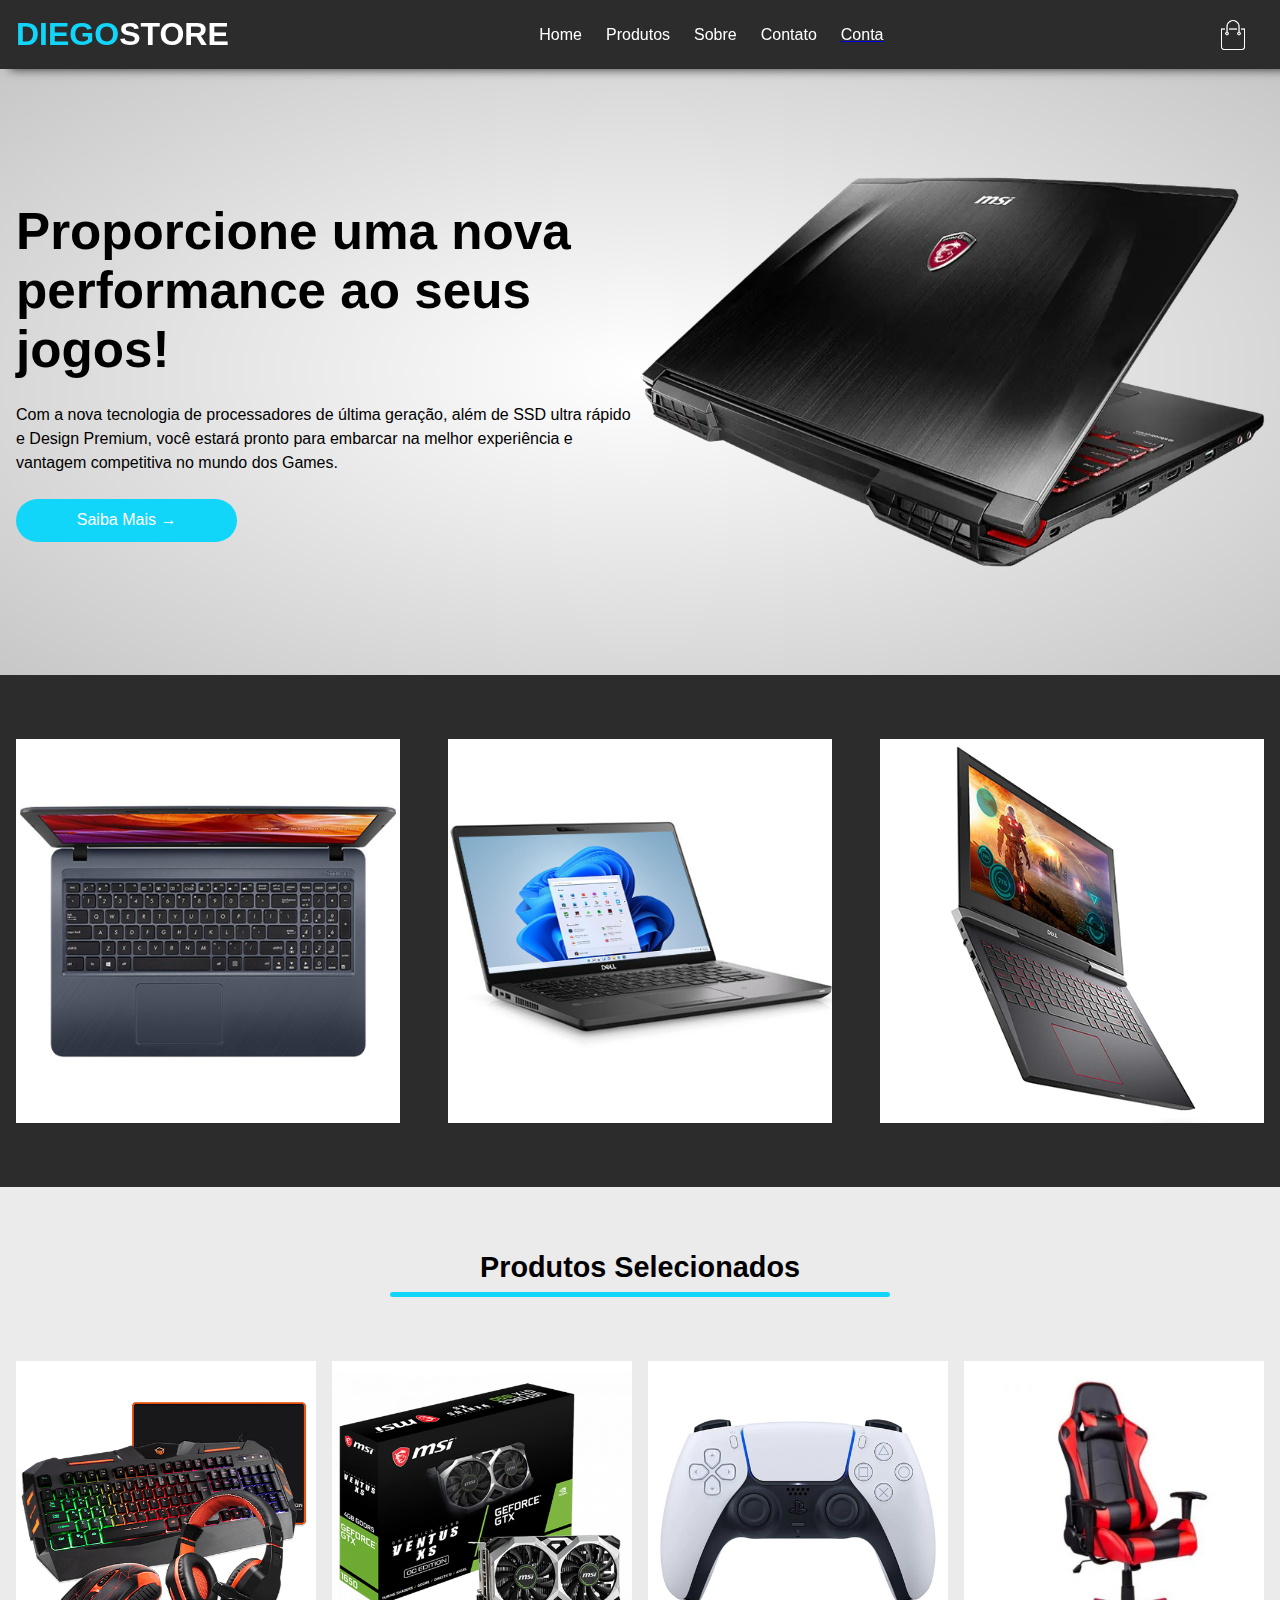
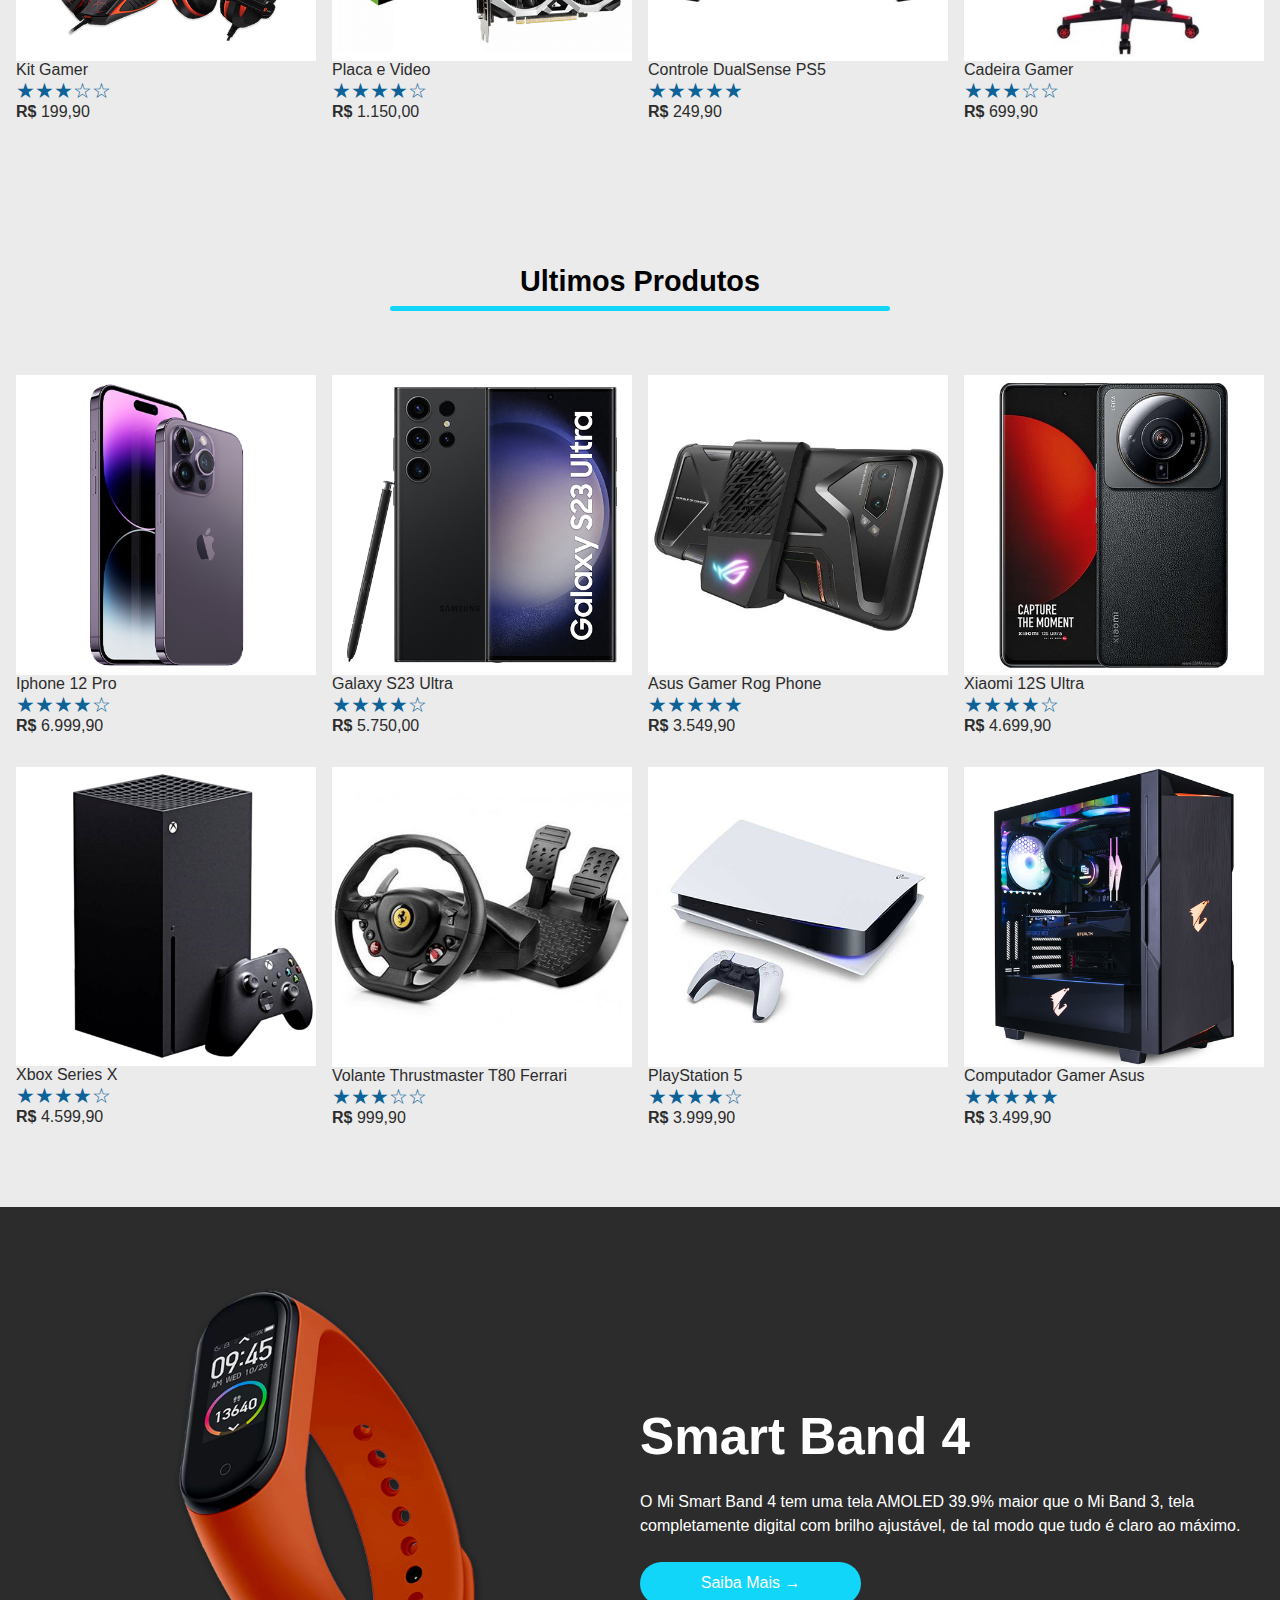
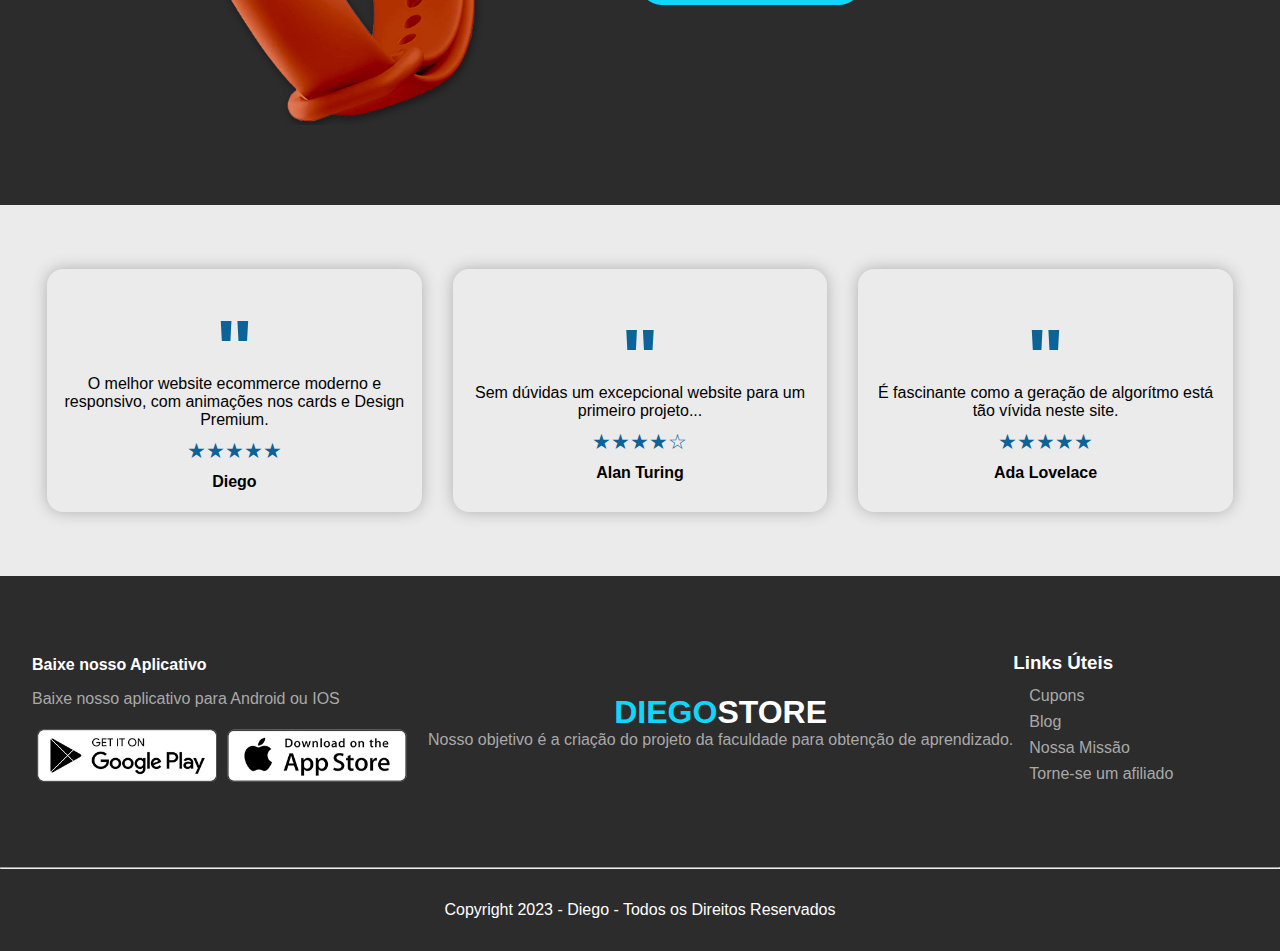
<file: index.html>
<!DOCTYPE html>
<HTML LANG = "pt-br">
    <head>
        <meta charset="UTF-8">
        <meta http-equiv="X-UA-Compatible" content="IE-edge">
        <meta name="viewport" content="width=device-width, initial-scale=1.0">
        <Title>InfoStore Ecommerce</Title>
        <link rel="stylesheet" href="style/style.css"/>
    </head>
    <body>
        <div class="navbar show-menu">
            <div class="header-inner-content">
                <h1 class="logo">DIEGO<span>STORE</span></h1>
                <nav>
                    <ul>
                        <li>Home</li>
                        <li>Produtos</li>
                        <li>Sobre</li>
                        <li>Contato</li>
                        <a class="account" href="login.html">
                        <li>Conta</li>
                        </a>
                    </ul>
                </nav>
                <div class="nav-icon-container">
                    <img src="images/cart.png"/>
                    <img src="images/menu.png" class="menu-button"/>
                </div>
            </div>
        </div>
        <header>
            <div class="header--inner-content">
                <div class="header-bottom-side">
                    <div class="header-bottom-side-left">
                        <h2>Proporcione uma nova performance ao seus jogos!</h2>
                        <p>Com a nova tecnologia de processadores de última geração, além de SSD ultra rápido e Design Premium, você estará pronto para embarcar na melhor experiência e vantagem competitiva no mundo dos Games. </p>
                        <button>Saiba Mais &#8594;</button>
                    </div>
                    <div class="header-bottom-side-right">
                        <img src="images/gaming-msi-header.png" alt=""/>
                    </div>
                </div>
            </div>
        </header>
        <!--Main content-->
        <main>
            <div class="gray-background">
                <div class="page-inner-content">
                    <div class="cols cols-3">
                        <img src="images/products/product-1.png">
                        <img src="images/products/product-2.png">
                        <img src="images/products/product-3.png">
                    </div>
                </div>
            </div>

            <div>
                <div class="page-inner-content">
                    <h3 class="section-title">Produtos Selecionados</h3>
                    <div class="subtitle-underline"></div>
                    <div class="cols cols-4">
                        <div class="product">
                            <img src="images/products/product-4.png" alt="">
                            <p class="product-name">Kit Gamer</p>
                            <p class="rate">&#9733;&#9733;&#9733;&#9734;&#9734;</p>
                            <p class="product-price"><span>R$ </span>199,90</p>
                        </div>
                        <div class="product">
                            <img src="images/products/product-5.png" alt="">
                            <p class="product-name">Placa e Video</p>
                            <p class="rate">&#9733;&#9733;&#9733;&#9733;&#9734;</p>
                            <p class="product-price"><span>R$ </span>1.150,00</p>
                        </div>
                        <div class="product">
                            <img src="images/products/product-6.png" alt="">
                            <p class="product-name">Controle DualSense PS5</p>
                            <p class="rate">&#9733;&#9733;&#9733;&#9733;&#9733;</p>
                            <p class="product-price"><span>R$ </span>249,90</p>
                        </div>
                        <div class="product">
                            <img src="images/products/product-7.png" alt="">
                            <p class="product-name">Cadeira Gamer</p>
                            <p class="rate">&#9733;&#9733;&#9733;&#9734;&#9734;</p>
                            <p class="product-price"><span>R$ </span>699,90</p>
                        </div>
                    </div>
                </div>
                <div class="page-inner-content">
                    <h3 class="section-title">Ultimos Produtos</h3>
                    <div class="subtitle-underline"></div>
                    <div class="cols cols-4">
                        <div class="product">
                            <img src="images/products/product-8.png" alt="">
                            <p class="product-name">Iphone 12 Pro</p>
                            <p class="rate">&#9733;&#9733;&#9733;&#9733;&#9734;</p>
                            <p class="product-price"><span>R$ </span>6.999,90</p>
                        </div>
                        <div class="product">
                            <img src="images/products/product-9.png" alt="">
                            <p class="product-name">Galaxy S23 Ultra</p>
                            <p class="rate">&#9733;&#9733;&#9733;&#9733;&#9734;</p>
                            <p class="product-price"><span>R$ </span>5.750,00</p>
                        </div>
                        <div class="product">
                            <img src="images/products/product-10.png" alt="">
                            <p class="product-name">Asus Gamer Rog Phone</p>
                            <p class="rate">&#9733;&#9733;&#9733;&#9733;&#9733;</p>
                            <p class="product-price"><span>R$ </span>3.549,90</p>
                        </div>
                        <div class="product">
                            <img src="images/products/product-11.png" alt="">
                            <p class="product-name">Xiaomi 12S Ultra</p>
                            <p class="rate">&#9733;&#9733;&#9733;&#9733;&#9734;</p>
                            <p class="product-price"><span>R$ </span>4.699,90</p>
                        </div>
                        <div class="product">
                            <img src="images/products/product-12.png" alt="">
                            <p class="product-name">Xbox Series X</p>
                            <p class="rate">&#9733;&#9733;&#9733;&#9733;&#9734;</p>
                            <p class="product-price"><span>R$ </span>4.599,90</p>
                        </div>
                        <div class="product">
                            <img src="images/products/product-13.png" alt="">
                            <p class="product-name">Volante Thrustmaster T80 Ferrari</p>
                            <p class="rate">&#9733;&#9733;&#9733;&#9734;&#9734;</p>
                            <p class="product-price"><span>R$ </span>999,90</p>
                        </div>
                        <div class="product">
                            <img src="images/products/product-14.png" alt="">
                            <p class="product-name">PlayStation 5</p>
                            <p class="rate">&#9733;&#9733;&#9733;&#9733;&#9734;</p>
                            <p class="product-price"><span>R$ </span>3.999,90</p>
                        </div>
                        <div class="product">
                            <img src="images/products/product-15.png" alt="">
                            <p class="product-name">Computador Gamer Asus</p>
                            <p class="rate">&#9733;&#9733;&#9733;&#9733;&#9733;</p>
                            <p class="product-price"><span>R$ </span>3.499,90</p>
                        </div>
                    </div>
                </div>
            </div>

            <div class="gray-background">
                <div class="header--inner-content">
                    <div class="header-bottom-side exclusive-container">
                        <div class="header-bottom-side-left">
                            <h2>Smart Band 4</h2>
                            <p>O Mi Smart Band 4 tem uma tela AMOLED 39.9% maior que o Mi Band 3, tela completamente digital com brilho ajustável, de tal modo que tudo é claro ao máximo.</p>

                            <button>Saiba Mais &#8594;</button>
                        </div>
                        <div class="header-bottom-side-right">
                            <img src="images/exclusive.png" alt=""/>
                        </div>
                    </div>
                </div>
            </div>
                <div>
                    <div class="page-inner-content">
                        <div class="testimonials">
                            <div class="testimonial">
                                <p>"</p>
                                <p>O melhor website ecommerce moderno e responsivo, com animações nos cards e Design Premium.</p>
                                <p class="rate">&#9733;&#9733;&#9733;&#9733;&#9733;</p>
                                <p>Diego</p>
                            </div>
                            <div class="testimonial">
                                <p>"</p>
                                <p>Sem dúvidas um excepcional website para um primeiro projeto...</p>
                                <p class="rate">&#9733;&#9733;&#9733;&#9733;&#9734;</p>
                                <p>Alan Turing</p>
                            </div>
                            <div class="testimonial">
                                <p>"</p>
                                <p>É fascinante como a geração de algorítmo está tão vívida neste site.</p>
                                <p class="rate">&#9733;&#9733;&#9733;&#9733;&#9733;</p>
                                <p>Ada Lovelace</p>
                            </div>
                        </div>
                    </div>
                </div>
        </main>

        <footer class="gray-background">
            <div class="page-inner-content footer-content">
                <div class="download-options">
                    <p>Baixe nosso Aplicativo</p>
                    <p>Baixe nosso aplicativo para Android ou IOS</p>
                    <div>
                        <img src="images/play-store.png" alt="">
                        <img src="images/app-store.png" alt="">
                    </div>
                </div>
                <div class="logo-footer">
                    <h1 class="logo">DIEGO<span>STORE</span></h1>
                    <p> Nosso objetivo é a criação do projeto da faculdade para obtenção de aprendizado.</p>
                </div>
                <div class="links-footer">
                    <h3>Links Úteis</h3>
                    <ul>
                        <li>Cupons</li>
                        <li>Blog</li>
                        <li>Nossa Missão</li>
                        <li>Torne-se um afiliado</li>
                    </ul>
                </div>
            </div>
            <hr class="page-inner-content">
            <div class="page-inner-content copyright">
                <p> Copyright 2023 - Diego - Todos os Direitos Reservados</p>
            </div>
        </footer>
        <script>
            const navbar = document.querySelector(".navbar");
            const menuButton = document.querySelector(".menu-button");

            menuButton.addEventListener("click", () =>{
                navbar.classList.toggle("show-menu");
            });
        </script>
    </body>
</html>
</file>
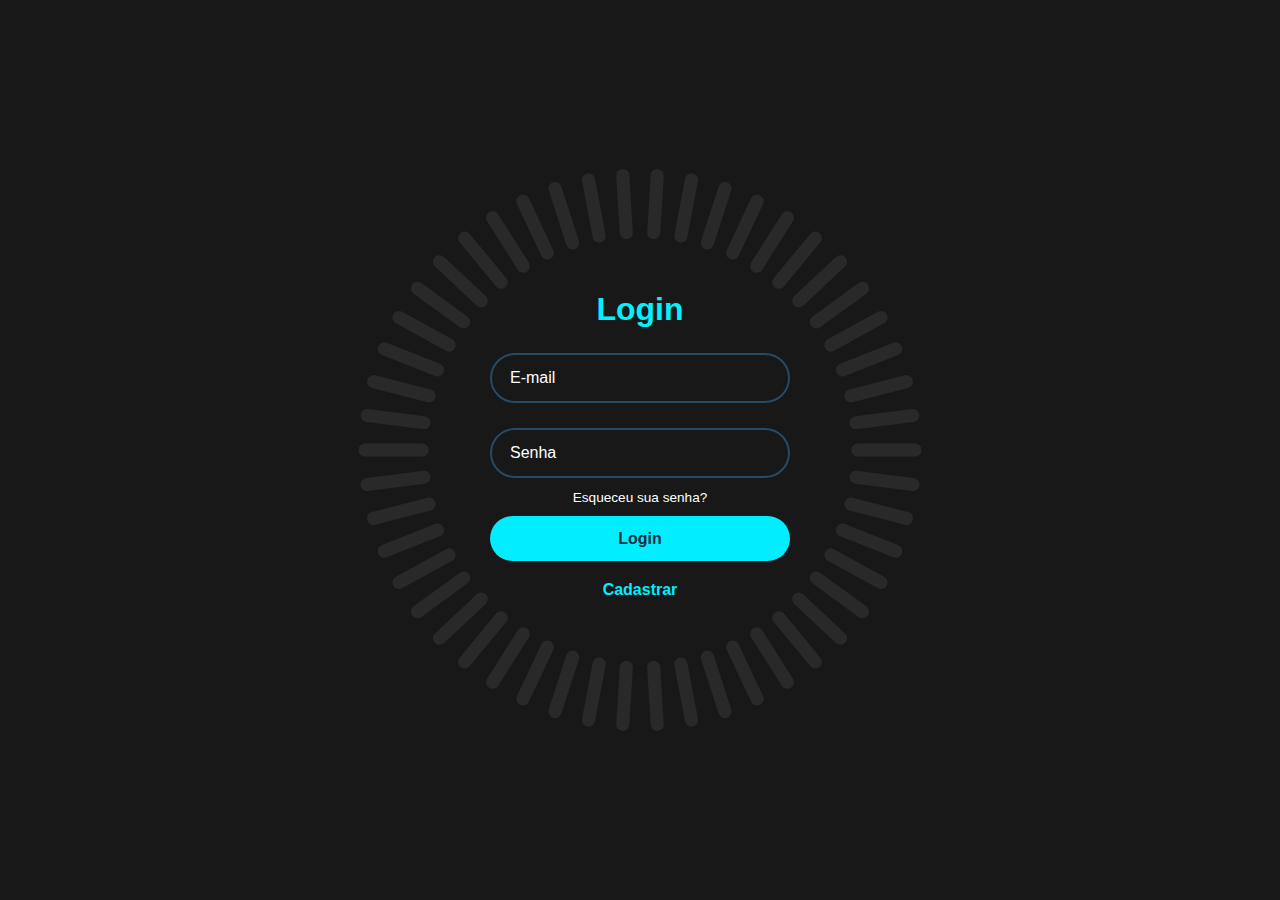
<file: login.html>
<!DOCTYPE html>
<html>
    <head>
        <meta charset="UTF-8">
        <meta http-equiv="X-UA-Compatible" content="IE=edge">
        <meta name="viewport" content="width=device-width,initial-scale=1.0">
        <title>Tela animada com HTML e CSS</title>
        <link rel="stylesheet" href="style/style2.css">
    </head>
    <body>

        <div class="container"> 
            <div class="login-box">
                <h2>Login</h2>
                <form action="projeto.html">
                    <div class="input-box">
                        <input type="email" required>
                        <label>E-mail</label>
                    </div>
                    <div class="input-box">
                        <input type="password" required>
                        <label>Senha</label>
                    </div>
                    <div class="forgot-pass">
                        <a href="#">Esqueceu sua senha?</a>
                    </div>
                    <button type="submit" class="btn">Login
                    </button>
                    <div class="signup-link">
                        <a href="projeto.html">Cadastrar</a>
                    </div>
                </form>
            </div>
            <span style="--i:0;"></span>
            <span style="--i:1;"></span> 
            <span style="--i:2;"></span> 
            <span style="--i:3;"></span> 
            <span style="--i:4;"></span> 
            <span style="--i:5;"></span> 
            <span style="--i:6;"></span> 
            <span style="--i:7;"></span> 
            <span style="--i:8;"></span>   
            <span style="--i:9;"></span> 
            <span style="--i:10;"></span>
            <span style="--i:11;"></span> 
            <span style="--i:12;"></span> 
            <span style="--i:13;"></span> 
            <span style="--i:14;"></span> 
            <span style="--i:15;"></span> 
            <span style="--i:16;"></span> 
            <span style="--i:17;"></span> 
            <span style="--i:18;"></span>   
            <span style="--i:19;"></span>
            <span style="--i:20;"></span>
            <span style="--i:21;"></span> 
            <span style="--i:22;"></span> 
            <span style="--i:23;"></span> 
            <span style="--i:24;"></span> 
            <span style="--i:25;"></span> 
            <span style="--i:26;"></span> 
            <span style="--i:27;"></span> 
            <span style="--i:28;"></span>   
            <span style="--i:29;"></span>
            <span style="--i:30;"></span>
            <span style="--i:31;"></span> 
            <span style="--i:32;"></span> 
            <span style="--i:33;"></span> 
            <span style="--i:34;"></span> 
            <span style="--i:35;"></span> 
            <span style="--i:36;"></span> 
            <span style="--i:37;"></span> 
            <span style="--i:38;"></span>   
            <span style="--i:39;"></span>
            <span style="--i:40;"></span>
            <span style="--i:41;"></span> 
            <span style="--i:42;"></span> 
            <span style="--i:43;"></span> 
            <span style="--i:44;"></span> 
            <span style="--i:45;"></span> 
            <span style="--i:46;"></span> 
            <span style="--i:47;"></span> 
            <span style="--i:48;"></span>   
            <span style="--i:49;"></span>
        </div>
           
        
    </body>
</html>
</file>
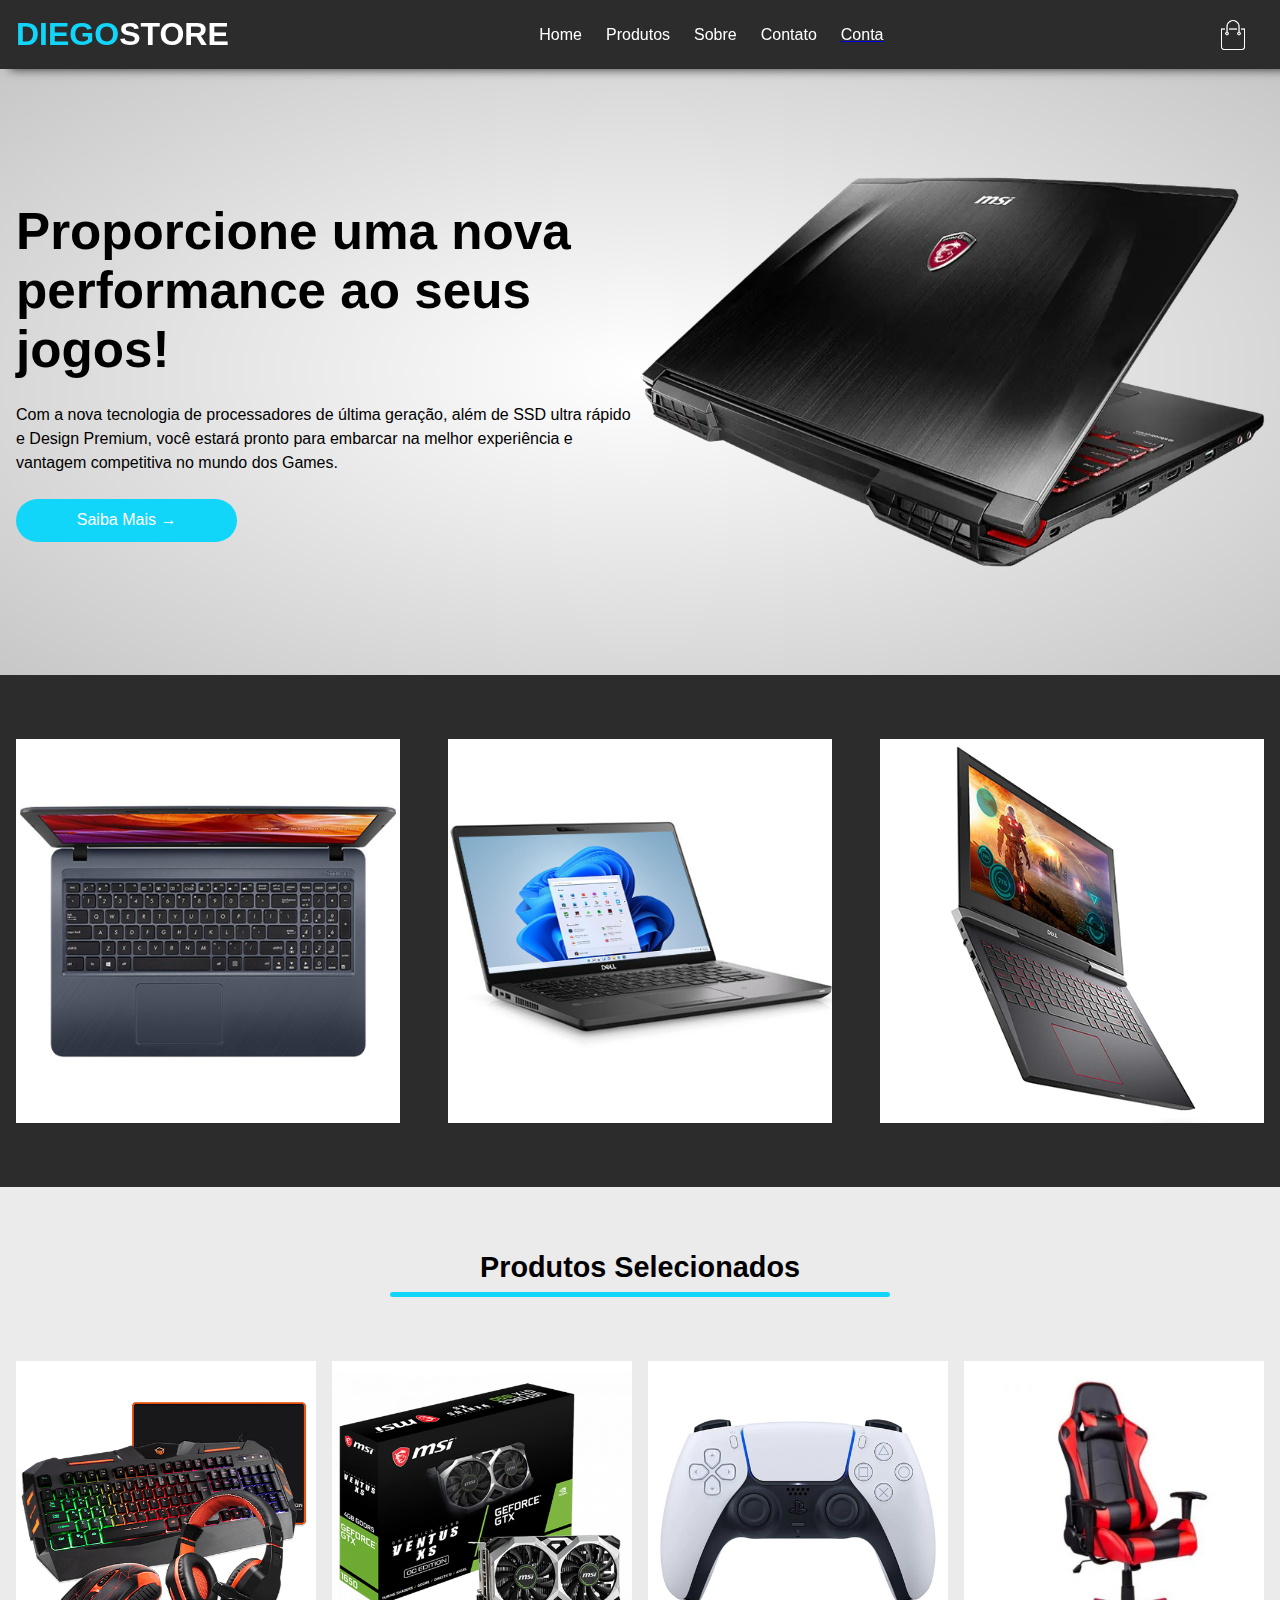
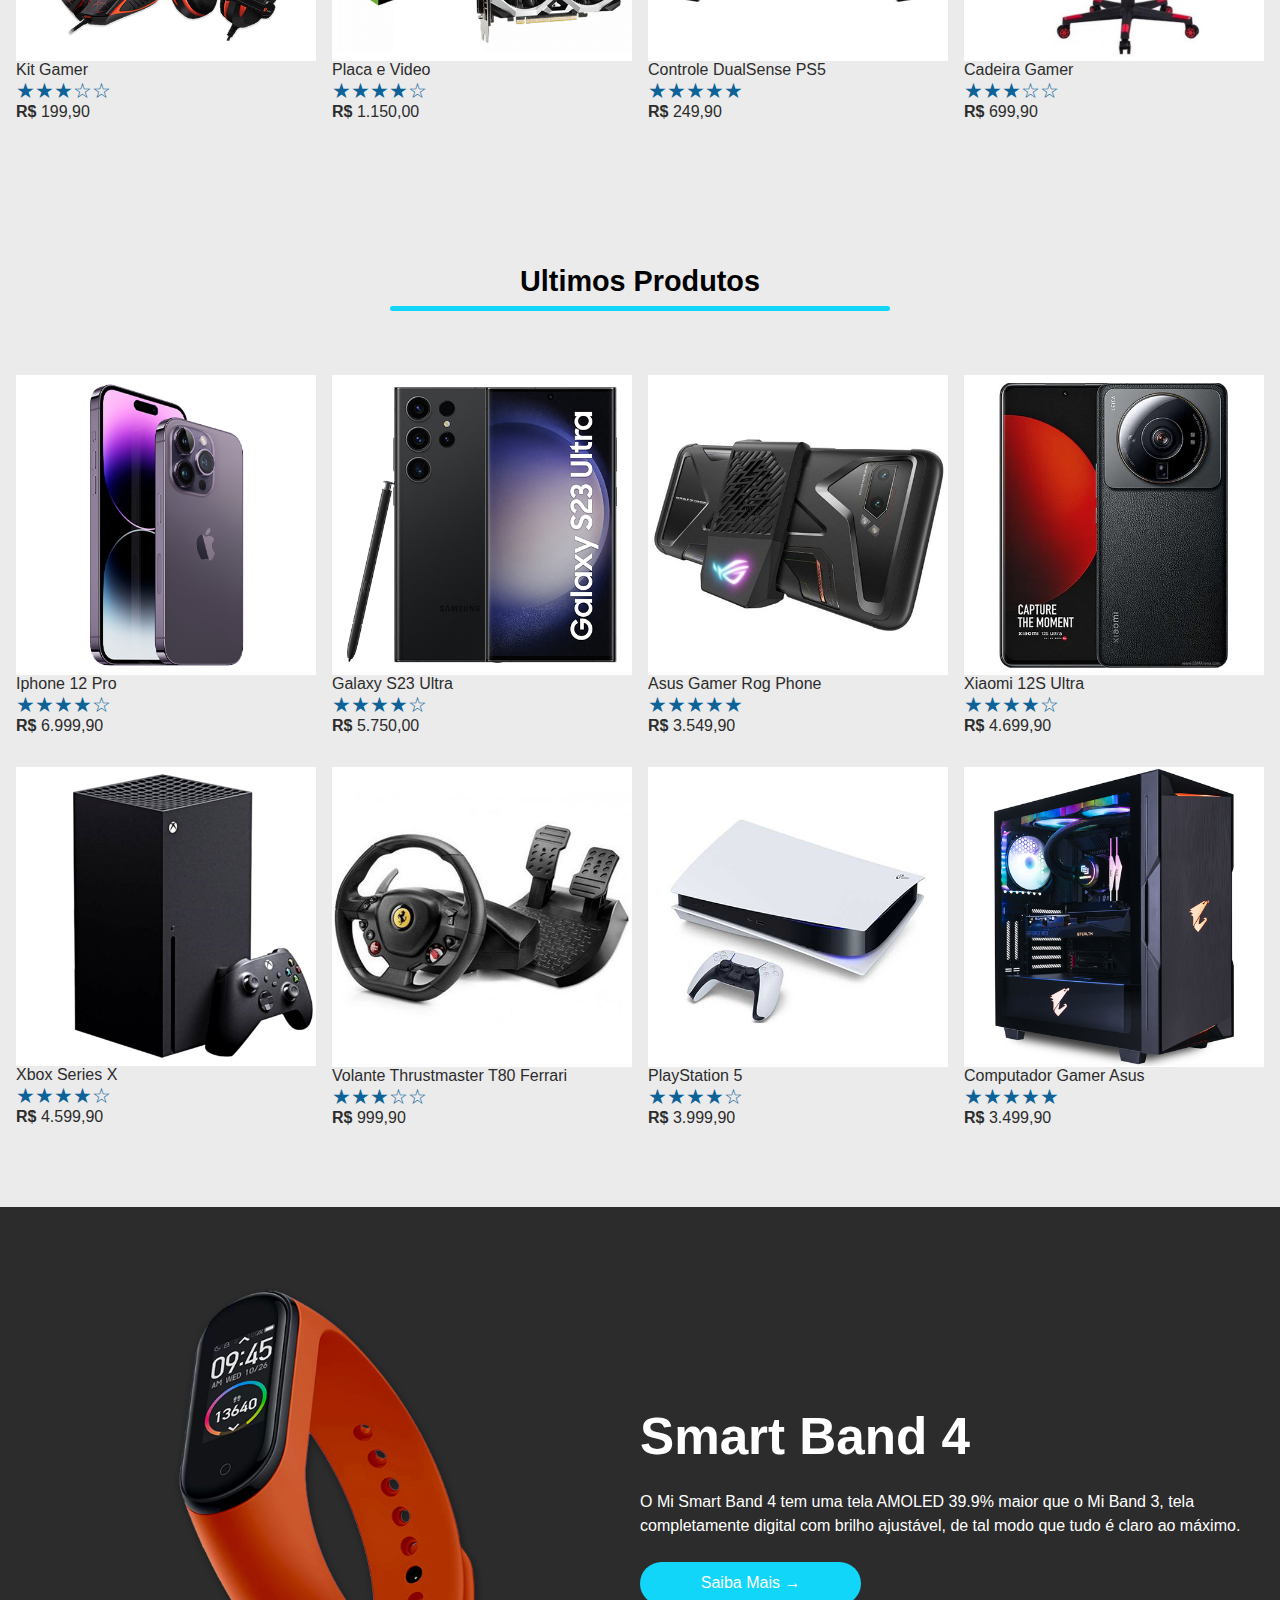
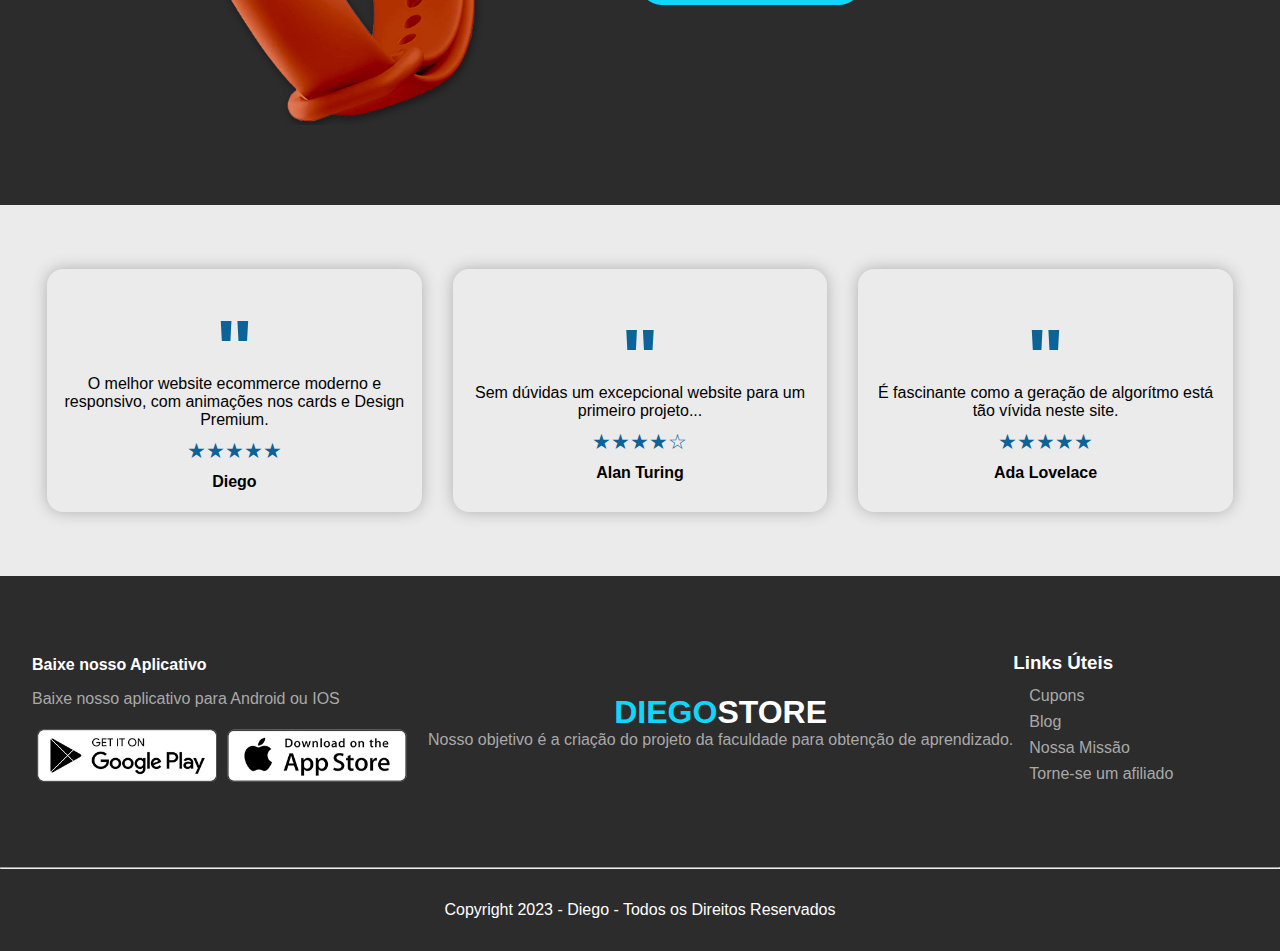
<file: projeto.html>
<!DOCTYPE html>
<HTML LANG = "pt-br">
    <head>
        <meta charset="UTF-8">
        <meta http-equiv="X-UA-Compatible" content="IE-edge">
        <meta name="viewport" content="width=device-width, initial-scale=1.0">
        <Title>InfoStore Ecommerce</Title>
        <link rel="stylesheet" href="style/style.css"/>
    </head>
    <body>
        <div class="navbar show-menu">
            <div class="header-inner-content">
                <h1 class="logo">DIEGO<span>STORE</span></h1>
                <nav>
                    <ul>
                        <li>Home</li>
                        <li>Produtos</li>
                        <li>Sobre</li>
                        <li>Contato</li>
                        <a class="account" href="login.html">
                        <li>Conta</li>
                        </a>
                    </ul>
                </nav>
                <div class="nav-icon-container">
                    <img src="images/cart.png"/>
                    <img src="images/menu.png" class="menu-button"/>
                </div>
            </div>
        </div>
        <header>
            <div class="header--inner-content">
                <div class="header-bottom-side">
                    <div class="header-bottom-side-left">
                        <h2>Proporcione uma nova performance ao seus jogos!</h2>
                        <p>Com a nova tecnologia de processadores de última geração, além de SSD ultra rápido e Design Premium, você estará pronto para embarcar na melhor experiência e vantagem competitiva no mundo dos Games. </p>
                        <button>Saiba Mais &#8594;</button>
                    </div>
                    <div class="header-bottom-side-right">
                        <img src="images/gaming-msi-header.png" alt=""/>
                    </div>
                </div>
            </div>
        </header>
        <!--Main content-->
        <main>
            <div class="gray-background">
                <div class="page-inner-content">
                    <div class="cols cols-3">
                        <img src="images/products/product-1.png">
                        <img src="images/products/product-2.png">
                        <img src="images/products/product-3.png">
                    </div>
                </div>
            </div>

            <div>
                <div class="page-inner-content">
                    <h3 class="section-title">Produtos Selecionados</h3>
                    <div class="subtitle-underline"></div>
                    <div class="cols cols-4">
                        <div class="product">
                            <img src="images/products/product-4.png" alt="">
                            <p class="product-name">Kit Gamer</p>
                            <p class="rate">&#9733;&#9733;&#9733;&#9734;&#9734;</p>
                            <p class="product-price"><span>R$ </span>199,90</p>
                        </div>
                        <div class="product">
                            <img src="images/products/product-5.png" alt="">
                            <p class="product-name">Placa e Video</p>
                            <p class="rate">&#9733;&#9733;&#9733;&#9733;&#9734;</p>
                            <p class="product-price"><span>R$ </span>1.150,00</p>
                        </div>
                        <div class="product">
                            <img src="images/products/product-6.png" alt="">
                            <p class="product-name">Controle DualSense PS5</p>
                            <p class="rate">&#9733;&#9733;&#9733;&#9733;&#9733;</p>
                            <p class="product-price"><span>R$ </span>249,90</p>
                        </div>
                        <div class="product">
                            <img src="images/products/product-7.png" alt="">
                            <p class="product-name">Cadeira Gamer</p>
                            <p class="rate">&#9733;&#9733;&#9733;&#9734;&#9734;</p>
                            <p class="product-price"><span>R$ </span>699,90</p>
                        </div>
                    </div>
                </div>
                <div class="page-inner-content">
                    <h3 class="section-title">Ultimos Produtos</h3>
                    <div class="subtitle-underline"></div>
                    <div class="cols cols-4">
                        <div class="product">
                            <img src="images/products/product-8.png" alt="">
                            <p class="product-name">Iphone 12 Pro</p>
                            <p class="rate">&#9733;&#9733;&#9733;&#9733;&#9734;</p>
                            <p class="product-price"><span>R$ </span>6.999,90</p>
                        </div>
                        <div class="product">
                            <img src="images/products/product-9.png" alt="">
                            <p class="product-name">Galaxy S23 Ultra</p>
                            <p class="rate">&#9733;&#9733;&#9733;&#9733;&#9734;</p>
                            <p class="product-price"><span>R$ </span>5.750,00</p>
                        </div>
                        <div class="product">
                            <img src="images/products/product-10.png" alt="">
                            <p class="product-name">Asus Gamer Rog Phone</p>
                            <p class="rate">&#9733;&#9733;&#9733;&#9733;&#9733;</p>
                            <p class="product-price"><span>R$ </span>3.549,90</p>
                        </div>
                        <div class="product">
                            <img src="images/products/product-11.png" alt="">
                            <p class="product-name">Xiaomi 12S Ultra</p>
                            <p class="rate">&#9733;&#9733;&#9733;&#9733;&#9734;</p>
                            <p class="product-price"><span>R$ </span>4.699,90</p>
                        </div>
                        <div class="product">
                            <img src="images/products/product-12.png" alt="">
                            <p class="product-name">Xbox Series X</p>
                            <p class="rate">&#9733;&#9733;&#9733;&#9733;&#9734;</p>
                            <p class="product-price"><span>R$ </span>4.599,90</p>
                        </div>
                        <div class="product">
                            <img src="images/products/product-13.png" alt="">
                            <p class="product-name">Volante Thrustmaster T80 Ferrari</p>
                            <p class="rate">&#9733;&#9733;&#9733;&#9734;&#9734;</p>
                            <p class="product-price"><span>R$ </span>999,90</p>
                        </div>
                        <div class="product">
                            <img src="images/products/product-14.png" alt="">
                            <p class="product-name">PlayStation 5</p>
                            <p class="rate">&#9733;&#9733;&#9733;&#9733;&#9734;</p>
                            <p class="product-price"><span>R$ </span>3.999,90</p>
                        </div>
                        <div class="product">
                            <img src="images/products/product-15.png" alt="">
                            <p class="product-name">Computador Gamer Asus</p>
                            <p class="rate">&#9733;&#9733;&#9733;&#9733;&#9733;</p>
                            <p class="product-price"><span>R$ </span>3.499,90</p>
                        </div>
                    </div>
                </div>
            </div>

            <div class="gray-background">
                <div class="header--inner-content">
                    <div class="header-bottom-side exclusive-container">
                        <div class="header-bottom-side-left">
                            <h2>Smart Band 4</h2>
                            <p>O Mi Smart Band 4 tem uma tela AMOLED 39.9% maior que o Mi Band 3, tela completamente digital com brilho ajustável, de tal modo que tudo é claro ao máximo.</p>

                            <button>Saiba Mais &#8594;</button>
                        </div>
                        <div class="header-bottom-side-right">
                            <img src="images/exclusive.png" alt=""/>
                        </div>
                    </div>
                </div>
            </div>
                <div>
                    <div class="page-inner-content">
                        <div class="testimonials">
                            <div class="testimonial">
                                <p>"</p>
                                <p>O melhor website ecommerce moderno e responsivo, com animações nos cards e Design Premium.</p>
                                <p class="rate">&#9733;&#9733;&#9733;&#9733;&#9733;</p>
                                <p>Diego</p>
                            </div>
                            <div class="testimonial">
                                <p>"</p>
                                <p>Sem dúvidas um excepcional website para um primeiro projeto...</p>
                                <p class="rate">&#9733;&#9733;&#9733;&#9733;&#9734;</p>
                                <p>Alan Turing</p>
                            </div>
                            <div class="testimonial">
                                <p>"</p>
                                <p>É fascinante como a geração de algorítmo está tão vívida neste site.</p>
                                <p class="rate">&#9733;&#9733;&#9733;&#9733;&#9733;</p>
                                <p>Ada Lovelace</p>
                            </div>
                        </div>
                    </div>
                </div>
        </main>

        <footer class="gray-background">
            <div class="page-inner-content footer-content">
                <div class="download-options">
                    <p>Baixe nosso Aplicativo</p>
                    <p>Baixe nosso aplicativo para Android ou IOS</p>
                    <div>
                        <img src="images/play-store.png" alt="">
                        <img src="images/app-store.png" alt="">
                    </div>
                </div>
                <div class="logo-footer">
                    <h1 class="logo">DIEGO<span>STORE</span></h1>
                    <p> Nosso objetivo é a criação do projeto da faculdade para obtenção de aprendizado.</p>
                </div>
                <div class="links-footer">
                    <h3>Links Úteis</h3>
                    <ul>
                        <li>Cupons</li>
                        <li>Blog</li>
                        <li>Nossa Missão</li>
                        <li>Torne-se um afiliado</li>
                    </ul>
                </div>
            </div>
            <hr class="page-inner-content">
            <div class="page-inner-content copyright">
                <p> Copyright 2023 - Diego - Todos os Direitos Reservados</p>
            </div>
        </footer>
        <script>
            const navbar = document.querySelector(".navbar");
            const menuButton = document.querySelector(".menu-button");

            menuButton.addEventListener("click", () =>{
                navbar.classList.toggle("show-menu");
            });
        </script>
    </body>
</html>
</file>
<file: style/style.css>
*{
    box-sizing: border-box;
    padding: 0;
    margin: 0;
 }

 body{
    font-family: 'arial';
 }

.header-inner-content{
    max-width: 1300px;
    margin-left: auto;
    margin-right: auto;
}

 .navbar{
    background-color: #2c2c2c;
    padding: 1rem;
    position: sticky;
    top: 0;
    box-shadow: 10px 0px 10px #2c2c2c;
    z-index: 99;
 }

 .navbar>div{
    display: flex;
    align-items: center;
    justify-content: space-between;
    position: relative;
 }

 .logo{
    color: #11d6f9;
 }

 .logo span{
    color: #FFF;
 }

 nav ul{
    display: flex;
    list-style: none;
    align-items: center;
 }

 .nav-icon-container{
    display: flex;
    align-items: center;
 }

 .nav-icon-container img{
    width: 30px;
    cursor: pointer;
 }

 .nav-icon-container img:first-child{
    margin-right: 1rem;
 }

 nav ul li{
    color: #fff;
    margin-right: 1.5rem;
    cursor: pointer;
 }

 nav ul li:hover{
    transform: translateY(-4px);
    font-weight: bold;
    color: #60e7ff;
    scale: 1.2;
    transition: all 0.3s;
 }

 .menu-button{
   display: none;
 }

header{
   background-image: radial-gradient(#fff, #c7c7c7);
}

 .header-bottom-side{
   display: flex;
   align-items: center;
   justify-self: 1rem;
   padding: 1rem;
 }

 .header-bottom-side-left{
   height: 100%;
   flex-basis: 50%;
 }

 .header-bottom-side-left h2{
   font-size: 3.2rem;
   margin-bottom: 1.5rem;
 }

 .header-bottom-side-left p{
   line-height: 1.5rem;
   margin-bottom: 1.5rem;
 }

 .header-bottom-side-left button{
    background-color: #11d6f9;
    border: none;
    cursor: pointer;
    padding: 0.8rem 3.8rem;
    border-radius: 9999px;
    font-weight: 500;
    font-size: 1rem;
    color: #fff;
    transition: all 0.2s;
 }

 .header-bottom-side-left button:hover{
   background-color: #2784af;
   scale: 1.05;
 }

 .header-bottom-side-right{
   flex-basis: 50%;
   display: flex;
   align-items: center;
   justify-content: center;
 }

 .header-bottom-side-right img{
   width: 115%;
 }
 
 /*Media Queries*/
@media(max-width: 800px){
   .logo{
      font-size: 1.5rem;
   }



.header-bottom-side{
   flex-direction: column;
   text-align: center;
   padding-top: 4rem;
}

.menu-button{
   display: block;
 }

 nav{
   position: absolute;
   background-color: #2c2c2c;
   width: 100%;
   top: 46px;
   display: none;
 }

.show-menu nav{
   display: block;
 }

 nav ul{
   flex-direction: column;
 }

 nav ul li{
   text-align: center;
   padding: 0.8rem; 
 }
}

/* Header*/

/* main content*/
main{
   background-color: #ebebeb;
}

.gray-background{
   background-color: #2c2c2c;

}
.page-inner-content{
   max-width: 1280px;
   margin: 0 auto;
}

.cols{
   display: grid;
   justify-content: space-evenly;
   padding: 4rem 1rem;
}

.cols-3{
   grid-template-columns: repeat(3,1fr);
   gap: 3rem;
}

.cols-3 img{
   max-width: 100%;
}

.cols-4 img{
   max-width: 100%;
}

.cols-4{
   grid-template-columns: repeat(4,1fr);
   gap: 1rem;
}

.cols>*{
   cursor: pointer;
   transition: all 0.2s;
}

.cols *:hover{
   transform: translateY(-5px);
}

.section-title{
   text-align: center;
   margin-top: 4rem;
   font-size: 1.8rem;
}

.subtitle-underline{
   width: 500px;
   height: 5px;
   background-color: #11d6f9;
   border-radius: 9999px;
   margin: 8px auto 0 auto;
}

.product{
   color: #2c2c2c;
   margin-bottom: 1rem;
   display: flex;
   flex-direction: column;
}

.produt-name{
   font-weight: 600;
   margin-top: 0.4rem;
}

.rate{
   color: #0d6297;
   font-size: 1.3rem;
}

.product-price span{
   font-weight: 600;
}

.exclusive-container{
   color: #fff;
   flex-direction: row-reverse;
   padding: 5rem 1rem;
}

.exclusive-container img{
   max-width: 500px;
}

/* Media queries*/

@media(max-width: 800px){
   .section-title{
      font-size: 1rem;
   }

   .cols-3{
      grid-template-columns: repeat(1,1fr);
   }

   .cols-4{
      grid-template-columns: repeat(2,1fr);
   }

   .product-name, .product-price, .rate{
      max-height: 1rem;
      overflow: hidden;
      font-size: 0.8rem;
   }

   .exclusive-container{
      flex-direction: column-reverse;
   }

   .exclusive-container img{
      margin-bottom: 4rem;
   }
}

/* Main content*/

/* Main testimonials*/

.testimonials{
   display: flex;
   padding: 4rem 1rem;
   justify-content: space-evenly;
}

.testimonial{
   display: flex;
   flex-direction: column;
   align-items: center;
   justify-content: center;
   flex-basis: 30%;
   text-align: center;
   box-shadow:0 0 15px #afafaf;
   padding: 1rem;
   border-radius: 1rem;
   cursor: pointer;
   transition: all 0.2s;

}

.testimonial:hover{
   transform: translateY(-5px);
   scale: 1.05;
}

.testimonial p{
   margin: 5px 0;
}

.testimonial p:first-child{
   font-weight: bold;
   font-size: 5rem;
   color: #0d6297;
   margin-top:  3rem;
   line-height: 2rem;

}

.testimonial p:last-child{
   font-weight: bold;
}


/* Media queries*/

@media(max-width:800px){
   .testimonials{
      flex-direction: column;
   }

   .testimonial{
      margin-bottom: 1.2rem;
   }
}

/*footer*/

.footer-content{
   display: flex;
   align-items: center;
   color: #a9a9a9;
   padding: 4rem 1rem;
}

.download-options>*{
   margin: 1rem 0;
   padding: 0rem 1rem;
}

.download-options>p:first-child{
   font-weight: bold;
   color: #fff;
}

.download-options>div{
   display: flex;

}

.download-options>div img{
   width: 180px;
   margin: 5px;
   cursor: pointer;
}

.logo-footer{
   text-align: center;
}
.links-footer h3{
   color: #fff;
   margin-bottom: 0.8rem;
}

.links-footer ul{
   list-style: none;
   padding: 0rem 1.0rem;
}

.links-footer ul li{
   margin-bottom: 0.5rem;
   cursor: pointer;

}

.copyright{
   color: #fff;
   padding: 2rem 0;
   text-align: center;
}

/* Media queries*/
@media(max-width:800px){
   .footer-content{
      display: inline;
      font-size: 0.8rem;
   }

   .footer-content>div{
      padding: 1rem;
   }

.download-options>div img{
   width: 120px;
   }

   .copyright{
      font-size: 0.8rem;
   }

}
/*footer*/
</file>
<file: style/style2.css>
* {
    margin:0;
    padding:0;
    box-sizing:border-box;
    font-family: 'poppins', sans-serif;

}

body {
    display: flex;
    justify-content: center;
    align-items: center;
    min-height: 100vh;
    background: #181818;

}

.container {
    position: relative;
    width: 256px;
    height: 256px;
    display: flex;
    justify-content: center;
    align-items: center;
}


.container span {
    position: absolute;
    left: 0;
    width: 32px;
    height: 6px;
    background: #292929;
    border-radius: 8px;
    transform-origin: 128px;
    transform: scale(2.2) rotate(calc(var(--i) *
    (360deg / 50)));
    animation: animateBlink 3s linear infinite;
    animation-delay: calc(var(--i)* (3s / 50));
}

@keyframes animateBlink {
    0% {
        background: #0ef;
    }
    25% {
        background: #1a1a1a;
    }
}
.login-box{
    position: absolute ;
    width: 400px;
   /* background: red;*/
}

.login-box form {
    width: 100%;
    padding: 0 50px;
}

h2 {
    font-size: 2em;
    color:rgb(0, 242, 255);
    text-align: center;
}

.input-box {
    position: relative;
    margin: 25px 0;
}

.input-box input {
    width: 100%;
    height: 50px;
    background: transparent;
    border: 2px solid #264a67;
    outline: none;
    border-radius: 40px;
    font-size: 1em;
    color:#fff;
    padding: 0 20px;
    transition: .4s ease;
}

.input-box input:focus,
.input-box input:valid {
    border-color: #0ef;
}




.input-box label {
    position: absolute;
    top: 50%;
    left: 20px;
    transform: translateY(-50%);
    font-size: 1em;
    color: #fff;
    pointer-events: none;
    transition: .4s ease;
}

.input-box input:focus~label, 
.input-box input:valid~label {
    top: 1px;
    font-size: .8em;
    background: #1f293a;
    padding:0 6px;
    color:#0ef
}

.forgot-pass {
    margin: -15px 0 10px;
    text-align: center;
}

.forgot-pass a {
    font-size: 0.85em;
    color: #FFF;
    text-decoration: none;
}

.forgot-pass a:hover {
    text-decoration: underline;
    color:rgb(255, 255, 255);
}

.btn {
    width: 100%;
    height: 45px;
    background: #0ef;
    border: #264a67;
    outline: none;
    border-radius: 40px;
    cursor: pointer;
    font-size: 1em;
    color: #1f293a;
    font-weight: 600;
    transform: 1.15px;
}

.signup-link {
    margin: 20px 0 10px;
    text-align: center;
}

.signup-link a{
    font-size: 1em;
    color:#0ef;
    text-decoration: none;
    font-weight: 600;
}

.signup-link :hover {
    text-decoration:underline;
    color: #FFF;
}
</file>
